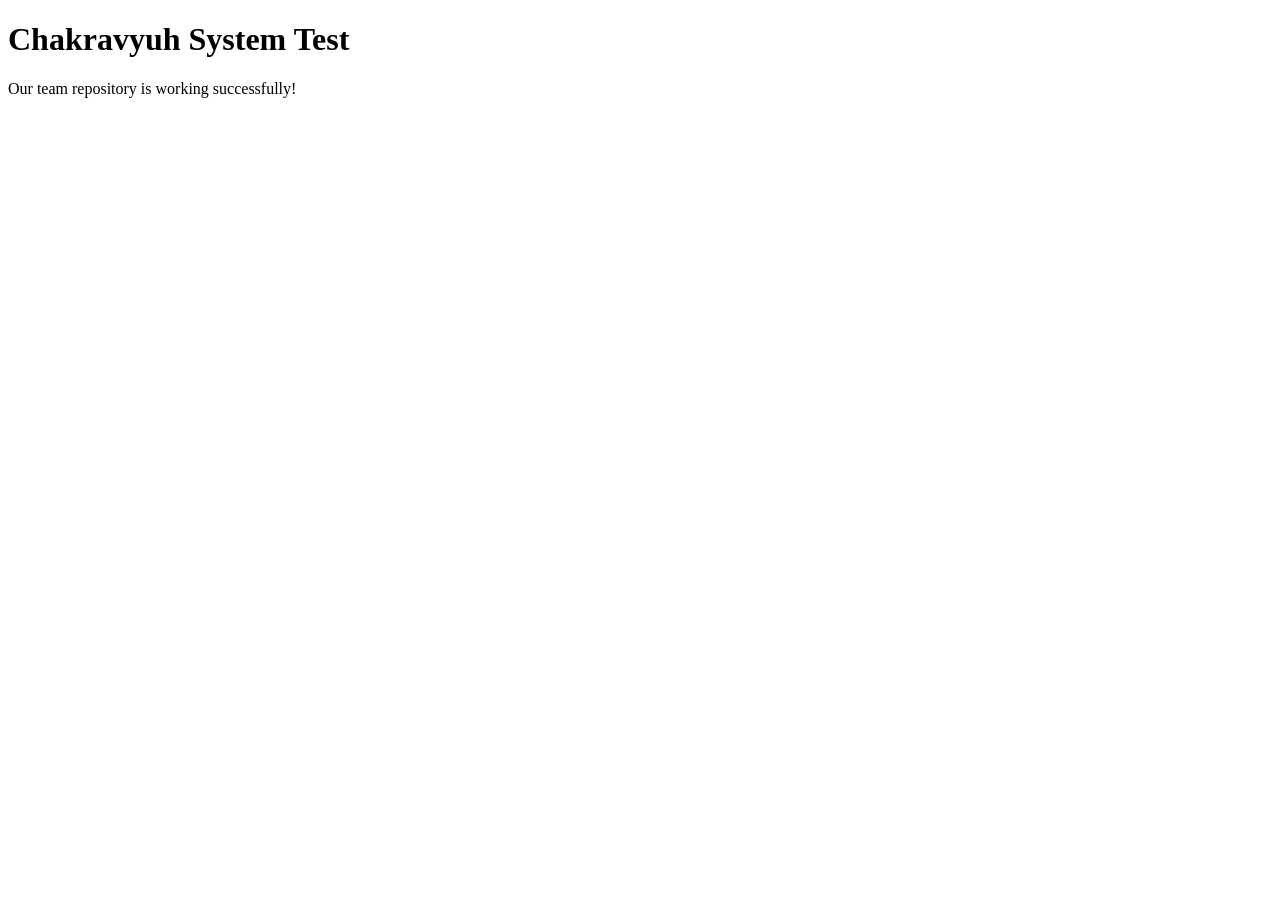
<file: index.html>
<!DOCTYPE html>
<html lang="en">
<head>
    <meta charset="UTF-8">
    <meta name="viewport" content="width=device-width, initial-scale=1.0">
    <title>Chakravyuh System Test</title>
</head>
<body>
    <h1>Chakravyuh System Test</h1>
    <p>Our team repository is working successfully!</p>
</body>
</html>
</file>
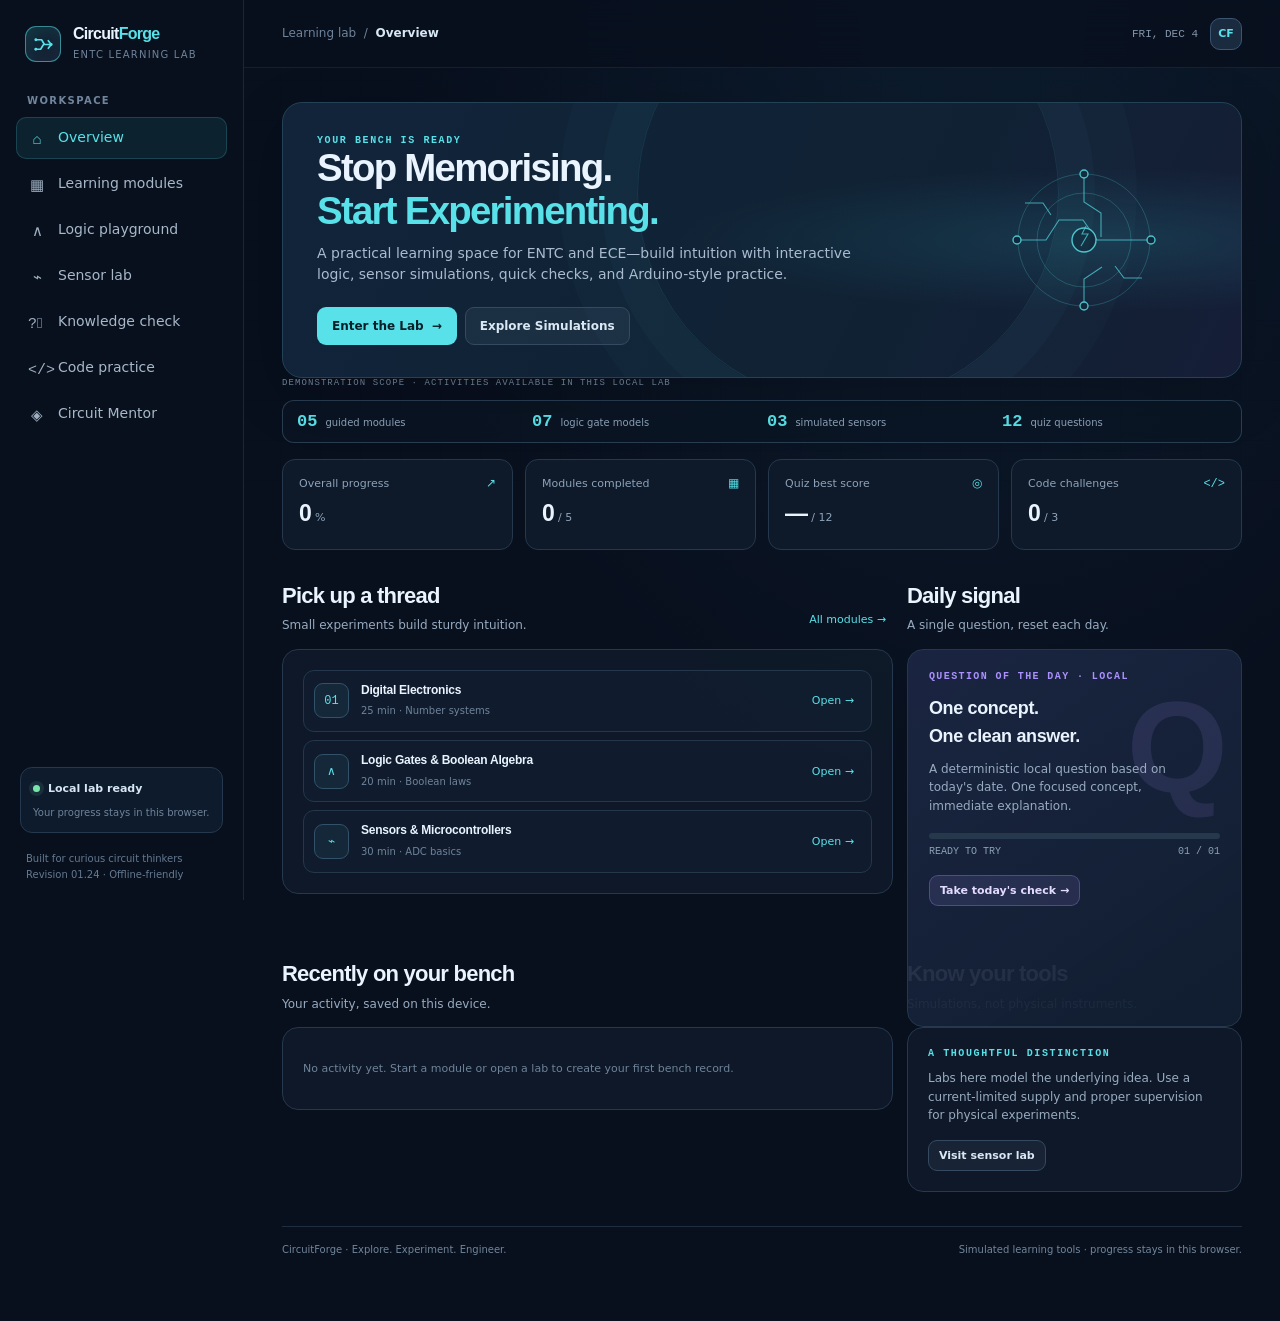
<file: CircuitForge/index.html>
<!DOCTYPE html>
<html lang="en">
<head>
  <meta charset="UTF-8">
  <meta name="viewport" content="width=device-width, initial-scale=1">
  <meta name="theme-color" content="#080f1d">
  <link rel="icon" href="data:image/svg+xml,%3Csvg xmlns='http://www.w3.org/2000/svg' viewBox='0 0 64 64'%3E%3Crect width='64' height='64' rx='14' fill='%23080f1d'/%3E%3Cpath d='M16 20h12l8 12h12M16 44h10l8-12m10-8 8 8-8 8' fill='none' stroke='%2358e1e8' stroke-width='4' stroke-linecap='round' stroke-linejoin='round'/%3E%3C/svg%3E">
  <title>CircuitForge — ENTC Learning Lab</title>
  <link rel="stylesheet" href="style.css">
  
</head>
<body>
  <div class="app">
    <aside class="sidebar" aria-label="Primary navigation">
      <div class="brand">
        <div class="brand-mark" aria-hidden="true"><svg viewBox="0 0 24 24" fill="none"><path d="M4 7h6l3 5h7M4 17h5l3-5M17 8l3 4-3 4" stroke="currentColor" stroke-width="1.7" stroke-linecap="round" stroke-linejoin="round"/><circle cx="4" cy="7" r="1.5" fill="currentColor"/><circle cx="4" cy="17" r="1.5" fill="currentColor"/><circle cx="20" cy="12" r="1.5" fill="currentColor"/></svg></div>
        <div><div class="brand-name">Circuit<span>Forge</span></div><div class="brand-caption">ENTC learning lab</div></div>
      </div>
      <div class="nav-label">Workspace</div>
      <nav class="nav-list" id="navigation">
        <button class="nav-item active" data-view="home"><span class="nav-icon">⌂</span>Overview</button>
        <button class="nav-item" data-view="modules"><span class="nav-icon">▦</span>Learning modules</button>
        <button class="nav-item" data-view="logic"><span class="nav-icon">∧</span>Logic playground</button>
        <button class="nav-item" data-view="sensors"><span class="nav-icon">⌁</span>Sensor lab</button>
        <button class="nav-item" data-view="quiz"><span class="nav-icon">?⃝</span>Knowledge check</button>
        <button class="nav-item" data-view="code"><span class="nav-icon">&lt;/&gt;</span>Code practice</button>
        <button class="nav-item" data-view="mentor"><span class="nav-icon">◈</span>Circuit Mentor</button>
      </nav>
      <div class="side-bottom">
        <div class="workspace-tag"><div class="tag-row"><span class="live-dot"></span>Local lab ready</div><p>Your progress stays in this browser.</p></div>
        <div class="sidebar-foot">Built for curious circuit thinkers<br>Revision 01.24 · Offline-friendly</div>
      </div>
    </aside>
    <main class="main">
      <header class="topbar">
        <div class="mobile-brand"><div class="brand-mark" aria-hidden="true">⌁</div><span>CircuitForge</span></div>
        <div class="breadcrumb"><span>Learning lab</span> &nbsp;/&nbsp; <strong id="crumb">Overview</strong></div>
        <div class="top-actions"><span class="today" id="date-display"></span><button class="avatar" id="open-settings" aria-label="Open local preferences">CF</button></div>
      </header>
      <div class="content">
        <section class="view active" id="view-home" aria-labelledby="home-title">
          <div class="hero">
            <div class="hero-copy">
              <div class="eyebrow">Your bench is ready</div>
              <h1 id="home-title">Stop Memorising.<br><em>Start Experimenting.</em></h1>
              <p>A practical learning space for ENTC and ECE—build intuition with interactive logic, sensor simulations, quick checks, and Arduino-style practice.</p>
              <div class="toolbar"><button class="button primary" data-go="modules">Enter the Lab <span aria-hidden="true">→</span></button><button class="button secondary" data-go="logic">Explore Simulations</button></div>
            </div>
            <div class="hero-art" aria-hidden="true">
              <svg viewBox="0 0 180 180"><circle class="ring" cx="90" cy="90" r="66"/><circle class="ring" cx="90" cy="90" r="47"/><path class="trace" d="M23 90h29l13-20h24l14 20h54M90 24v28l17 11v24M90 156v-27l18-12M31 53h18l8 12M148 128h-18l-9-12"/><circle class="node" cx="23" cy="90" r="4"/><circle class="node" cx="157" cy="90" r="4"/><circle class="node" cx="90" cy="24" r="4"/><circle class="node" cx="90" cy="156" r="4"/><circle class="node" cx="90" cy="90" r="12"/><path class="trace" d="M87 96l7-12h-6l4-8"/></svg>
            </div>
          </div>
          <div class="scope-label">Demonstration scope · activities available in this local lab</div>
          <div class="scope-strip" aria-label="Available learning activities">
            <div class="scope-item"><strong>05</strong><span>guided modules</span></div>
            <div class="scope-item"><strong>07</strong><span>logic gate models</span></div>
            <div class="scope-item"><strong>03</strong><span>simulated sensors</span></div>
            <div class="scope-item"><strong>12</strong><span>quiz questions</span></div>
          </div>
          <div class="metrics" aria-label="Learning progress">
            <div class="metric"><div class="metric-label">Overall progress <span class="metric-icon">↗</span></div><div class="metric-value" id="stat-progress">0<small>%</small></div></div>
            <div class="metric"><div class="metric-label">Modules completed <span class="metric-icon">▦</span></div><div class="metric-value" id="stat-modules">0<small>/ 5</small></div></div>
            <div class="metric"><div class="metric-label">Quiz best score <span class="metric-icon">◎</span></div><div class="metric-value" id="stat-score">—<small>/ 12</small></div></div>
            <div class="metric"><div class="metric-label">Code challenges <span class="metric-icon">&lt;/&gt;</span></div><div class="metric-value" id="stat-code">0<small>/ 3</small></div></div>
          </div>
          <div class="dashboard-grid">
            <div>
              <div class="section-head"><div><h2>Pick up a thread</h2><p>Small experiments build sturdy intuition.</p></div><button class="text-action" data-go="modules">All modules →</button></div>
              <div class="panel panel-pad"><div class="modules-mini" id="home-modules"></div></div>
            </div>
            <div>
              <div class="section-head"><div><h2>Daily signal</h2><p>A single question, reset each day.</p></div></div>
              <div class="panel daily-card">
                <div class="daily-label">Question of the day · local</div>
                <h3>One concept.<br>One clean answer.</h3>
                <p id="daily-copy">Check your circuit intuition with a deterministic daily prompt.</p>
                <div class="progress-track"><div class="progress-fill" id="daily-fill"></div></div>
                <div class="progress-caption"><span id="daily-state">READY TO TRY</span><span>01 / 01</span></div>
                <button class="button violet small" id="daily-start">Take today's check <span aria-hidden="true">→</span></button>
              </div>
            </div>
          </div>
          <div class="dashboard-grid">
            <div><div class="section-head"><div><h2>Recently on your bench</h2><p>Your activity, saved on this device.</p></div></div><div class="panel panel-pad"><div class="recent-list" id="recent-list"></div></div></div>
            <div><div class="section-head"><div><h2>Know your tools</h2><p>Simulations, not physical instruments.</p></div></div><div class="panel panel-pad"><div class="eyebrow">A thoughtful distinction</div><p style="font-size:12px;color:var(--muted);margin:10px 0 15px">Labs here model the underlying idea. Use a current-limited supply and proper supervision for physical experiments.</p><button class="button secondary small" data-go="sensors">Visit sensor lab</button></div></div>
          </div>
        </section>

        <section class="view" id="view-modules" aria-labelledby="modules-title">
          <div class="page-heading"><div><div class="eyebrow">The learning path</div><h1 id="modules-title">Five connected disciplines.</h1><p class="subhead">Move from signal-level fundamentals to systems that sense, communicate, and process the world.</p></div><button class="button secondary" data-go="quiz">Check your understanding →</button></div>
          <div class="module-grid" id="module-grid"></div>
        </section>

        <section class="view" id="view-logic" aria-labelledby="logic-title">
          <div class="page-heading"><div><div class="eyebrow">Interactive bench · 01</div><h1 id="logic-title">Logic gate playground</h1><p class="subhead">Change the input levels and watch the Boolean result propagate. Logic 1 represents HIGH; logic 0 represents LOW.</p></div><button class="button secondary" data-go="modules">Related: Logic &amp; Boolean algebra</button></div>
          <div class="lab-layout">
            <div class="panel control-panel">
              <div class="control-head"><div><div class="eyebrow">Gate configuration</div><h2 style="margin:3px 0 0">Truth, made visible</h2></div><div class="toolbar"><label for="gate-select" class="switch-label">GATE</label><select id="gate-select" class="select-control" aria-label="Select logic gate"><option>AND</option><option>OR</option><option>NOT</option><option>NAND</option><option>NOR</option><option>XOR</option><option>XNOR</option></select></div></div>
              <div class="toolbar" style="justify-content:flex-start;margin:0 0 15px">
                <div class="switch-row"><span class="switch-label">A</span><button class="toggle" id="input-a" role="switch" aria-checked="false" aria-label="Input A, currently low"></button><span class="switch-label" id="a-readout">LOW · 0</span></div>
                <div class="switch-row" id="input-b-group"><span class="switch-label">B</span><button class="toggle" id="input-b" role="switch" aria-checked="false" aria-label="Input B, currently low"></button><span class="switch-label" id="b-readout">LOW · 0</span></div>
                <button class="button quiet small" id="logic-reset">Reset inputs</button>
              </div>
              <div class="logic-canvas">
                <svg class="gate-svg" viewBox="0 0 540 220" role="img" aria-labelledby="gate-svg-title gate-svg-desc">
                  <title id="gate-svg-title">Logic gate circuit visualization</title><desc id="gate-svg-desc">Two input wires pass through a logic gate to a status indicator.</desc>
                  <text x="19" y="82">A</text><text id="svg-b-label" x="19" y="153">B</text>
                  <line id="wire-a" class="wire off" x1="45" y1="78" x2="185" y2="78"/><line id="wire-b" class="wire off" x1="45" y1="144" x2="185" y2="144"/>
                  <path id="gate-shape" class="gate-shape" d="M185 55 H238 Q305 55 305 111 Q305 167 238 167 H185 Z"/>
                  <circle id="inversion-bubble" cx="316" cy="111" r="8" class="gate-shape" style="display:none"/>
                  <text id="svg-gate-name" x="228" y="116">AND</text>
                  <line id="wire-out" class="wire off" x1="305" y1="111" x2="474" y2="111"/>
                  <circle id="output-light" class="output-light" cx="495" cy="111" r="10"/>
                  <text x="467" y="145">OUT</text><text id="svg-out-value" x="325" y="101">0</text>
                </svg>
              </div>
              <div class="gate-readout"><span>OUTPUT <strong id="logic-output">LOW · 0</strong></span><span id="logic-expression">Y = A · B</span></div>
              <div class="truth-wrap"><table class="truth-table" aria-label="Complete truth table for selected gate"><thead><tr><th>Input A</th><th id="truth-b-head">Input B</th><th>Output Y</th></tr></thead><tbody id="truth-body"></tbody></table></div>
            </div>
            <aside class="explain-box"><h3><span class="bulb">◎</span><span id="gate-explain-title">AND gate</span></h3><p id="gate-explain"></p><p style="margin-top:12px;color:#8c9db4">Try every input combination and compare the live state to the truth table below.</p><button class="button secondary small" style="margin-top:14px" data-complete-module="logic">Mark this module complete</button></aside>
          </div>
        </section>

        <section class="view" id="view-sensors" aria-labelledby="sensors-title">
          <div class="page-heading"><div><div class="eyebrow">Interactive bench · 02</div><h1 id="sensors-title">Sensor &amp; MCU simulator</h1><p class="subhead">Move the environment, observe the readings, and see how simple firmware can respond. All values below are simulated.</p></div><button class="button secondary" data-go="modules">Related: Sensors &amp; microcontrollers</button></div>
          <div class="sensor-grid">
            <div class="sensor-stack">
              <div class="panel sensor-card">
                <div class="sensor-title"><h3>Ambient temperature</h3><span class="sensor-value" id="temp-value">24.0 °C</span></div><p>Simulated analog sensor · normal 18–32 °C</p><input type="range" id="temp-slider" min="-10" max="60" value="24" aria-label="Simulated temperature in degrees Celsius"><div class="range-labels"><span>−10 °C</span><span>60 °C</span></div><div class="sensor-gauge"><span id="temp-gauge"></span></div><span class="status" id="temp-status">WITHIN RANGE</span>
              </div>
              <div class="panel sensor-card">
                <div class="sensor-title"><h3>Distance to object</h3><span class="sensor-value" id="distance-value">42 cm</span></div><p>Simulated ultrasonic echo · near-object threshold 20 cm</p><input type="range" id="distance-slider" min="2" max="200" value="42" aria-label="Simulated distance in centimeters"><div class="range-labels"><span>2 cm</span><span>200 cm</span></div><div class="sensor-gauge"><span id="distance-gauge"></span></div><span class="status" id="distance-status">CLEAR</span>
              </div>
              <div class="panel sensor-card">
                <div class="sensor-title"><h3>Light level</h3><span class="sensor-value" id="light-value">68 %</span></div><p>Simulated photoresistor · dark threshold below 25%</p><input type="range" id="light-slider" min="0" max="100" value="68" aria-label="Simulated light level as a percentage"><div class="range-labels"><span>0% dark</span><span>100% bright</span></div><div class="sensor-gauge"><span id="light-gauge"></span></div><span class="status" id="light-status">BRIGHT</span>
              </div>
              <div class="toolbar"><button class="button secondary small" id="sensor-reset">Reset simulated environment</button><span class="switch-label">SIMULATION ONLY · NO HARDWARE CONNECTED</span></div>
            </div>
            <div class="sensor-stack">
              <div class="panel monitor"><div class="control-head"><div><div class="eyebrow">Serial monitor · simulated</div><h2 style="font-size:17px;margin:3px 0 0">MCU telemetry</h2></div><span class="status">RUNNING</span></div><div class="monitor-screen" id="monitor-screen" aria-live="polite"></div></div>
              <div class="panel panel-pad"><div class="control-head"><div><div class="eyebrow">Environment history</div><h2 style="font-size:17px;margin:3px 0 0">Event log</h2></div><button class="button quiet small" id="clear-events">Clear</button></div><div class="event-list" id="event-list" aria-live="polite"></div></div>
            </div>
          </div>
        </section>

        <section class="view" id="view-quiz" aria-labelledby="quiz-title">
          <div class="page-heading"><div><div class="eyebrow">Knowledge check</div><h1 id="quiz-title">Retrieve. Reason. Repeat.</h1><p class="subhead">Twelve concise questions across core ENTC ideas. Choose once, read the explanation, then continue.</p></div><div class="toolbar"><button class="button secondary small" id="quiz-daily-mode">Today's question</button><button class="button quiet small" id="quiz-restart-top">Restart quiz</button></div></div>
          <div class="quiz-layout">
            <div class="panel quiz-card" id="quiz-main"></div>
            <aside class="panel quiz-side"><div><div class="eyebrow">Current run</div><div class="metric-value" id="quiz-score">0<small> pts</small></div><p id="quiz-side-copy">Answer correctly to earn one point. Best run is saved locally.</p></div><div class="progress-track" aria-label="Quiz progress"><div class="progress-fill" id="quiz-progress"></div></div></aside>
          </div>
        </section>

        <section class="view" id="view-code" aria-labelledby="code-title">
          <div class="page-heading"><div><div class="eyebrow">Guided code practice</div><h1 id="code-title">Firmware starts with a pattern.</h1><p class="subhead">Edit the sketch, inspect the hint, then run a local pattern check. This is not a compiler and does not connect to a board.</p></div></div>
          <div class="code-layout">
            <div class="panel code-editor-card"><div class="editor-head"><div><div class="eyebrow">Arduino-style sketch</div><h3 id="challenge-editor-title">LED blink</h3></div><div class="editor-lights" aria-hidden="true"><i></i><i></i><i></i></div></div><label for="code-editor" class="switch-label" style="position:absolute;left:-9999px">Editable code for selected challenge</label><textarea id="code-editor" class="code-editor" spellcheck="false" autocapitalize="off"></textarea><div class="editor-footer"><span class="editor-note">Local validation · pattern based · not compiled</span><div class="toolbar"><button class="button secondary small" id="code-reset">Restore starter</button><button class="button primary small" id="code-check">Check my sketch →</button></div></div></div>
            <aside>
              <div class="panel panel-pad"><div class="eyebrow">Three guided challenges</div><h2 style="font-size:18px;margin:5px 0 13px">Choose a task</h2><div class="challenge-list" id="challenge-list"></div><div class="hint-box"><strong style="color:#d5caff">Hint</strong><br><span id="challenge-hint"></span></div><div class="feedback-console" id="code-feedback" aria-live="polite">Select a challenge, then modify the sketch or inspect the starter.</div><button class="button quiet small" id="show-solution" style="margin-top:8px">Show solution &amp; explanation</button><div class="hint-box" id="solution-box" hidden></div></div>
            </aside>
          </div>
        </section>

        <section class="view" id="view-mentor" aria-labelledby="mentor-title">
          <div class="page-heading"><div><div class="eyebrow">Local study companion</div><h1 id="mentor-title">Ask Circuit Mentor.</h1><p class="subhead">A small, transparent rules-based guide for the topics in this lab. No network call, generative model, or account is involved.</p></div></div>
          <div class="mentor-layout">
            <div class="panel chat-panel">
              <div class="chat-head"><div class="chat-title"><div class="mentor-avatar">CF</div><div><h3>Circuit Mentor</h3><small>Topic-matched answers · running locally</small></div></div><button class="button quiet small" id="clear-chat">Clear chat</button></div>
              <div class="chat-messages" id="chat-messages" role="log" aria-live="polite" aria-relevant="additions"></div>
              <div class="suggestion-row" id="mentor-suggestions"><button class="suggestion">Explain XOR gates with examples.</button><button class="suggestion">What is PWM?</button><button class="suggestion">How does an ultrasonic sensor work?</button><button class="suggestion">Explain the difference between analog and digital signals.</button></div>
              <form class="chat-form" id="chat-form"><label for="chat-input" class="switch-label" style="position:absolute;left:-9999px">Ask Circuit Mentor a question</label><input id="chat-input" type="text" autocomplete="off" maxlength="240" placeholder="Ask about gates, sensors, signals, or Arduino..." required><button class="button primary" type="submit">Ask <span aria-hidden="true">↑</span></button></form>
            </div>
            <aside class="panel mentor-note"><span class="local-badge">RULES-BASED · LOCAL</span><h2 style="font-size:18px">A bounded guide</h2><p>Answers are curated for core concepts. It is useful for quick reminders, not a replacement for a datasheet, lab safety guidance, or your instructor.</p><ul><li>Recognizes common topic keywords and phrasing.</li><li>Offers an honest fallback when a topic is unsupported.</li><li>Conversation stays in this page; clear it any time.</li></ul><button class="button secondary small" data-go="modules">Browse the topic map</button></aside>
          </div>
        </section>

        <section class="view" id="view-settings" aria-labelledby="settings-title">
          <div class="page-heading"><div><div class="eyebrow">Your workspace</div><h1 id="settings-title">Local preferences</h1><p class="subhead">CircuitForge has no account or server sync. Your learning record is stored only in this browser.</p></div></div>
          <div class="panel settings-panel"><div class="setting-row"><div><strong>Learning record</strong><p>Completed modules, quiz attempts and challenge milestones saved on this device.</p></div><span class="badge">LOCAL STORAGE</span></div><div class="setting-row"><div><strong>Reset learning progress</strong><p>Clear every saved milestone and recent activity. This cannot be undone.</p></div><button class="button secondary" id="reset-progress">Reset progress</button></div><div class="setting-row"><div><strong>Simulation safety</strong><p>Logic and sensors are visual models. No external hardware is controlled.</p></div><span class="status">SIMULATED</span></div></div>
        </section>
        <footer class="app-footer"><span>CircuitForge · Explore. Experiment. Engineer.</span><span>Simulated learning tools · progress stays in this browser.</span></footer>
      </div>
    </main>
    <div class="toast" id="toast" role="status" aria-live="polite"></div>
  </div>
  <dialog class="module-dialog" id="module-dialog" aria-labelledby="module-dialog-title">
    <div class="lesson-inner">
      <div id="module-dialog-content"></div>
    </div>
  </dialog>
  <script src="script.js"></script>
</body>
</html>
</file>
<file: CircuitForge/style.css>
:root {
      color-scheme: dark;
      --ink: #eaf4ff;
      --muted: #98abc0;
      --dim: #6f839a;
      --base: #080f1d;
      --panel: #101c2c;
      --panel-2: #142337;
      --line: #26384d;
      --cyan: #58e1e8;
      --cyan-deep: #1da8b7;
      --violet: #ab91ff;
      --green: #76e6ad;
      --amber: #ffd078;
      --red: #ff828f;
      --display: "Avenir Next", "Segoe UI", sans-serif;
      --body: "Segoe UI", system-ui, sans-serif;
      --mono: "SFMono-Regular", Consolas, "Liberation Mono", monospace;
      --radius: 16px;
    }
    * { box-sizing: border-box; }
    html { scroll-behavior: smooth; }
    body {
      margin: 0;
      min-height: 100vh;
      background:
        radial-gradient(ellipse at 76% 0%, rgba(34, 92, 127, .17), transparent 37rem),
        var(--base);
      color: var(--ink);
      font-family: var(--body);
      font-size: 14px;
      line-height: 1.55;
    }
    body::before {
      content: "";
      position: fixed;
      inset: 0;
      z-index: -1;
      pointer-events: none;
      opacity: .2;
      background-image: linear-gradient(rgba(87, 153, 185, .055) 1px, transparent 1px), linear-gradient(90deg, rgba(87, 153, 185, .055) 1px, transparent 1px);
      background-size: 40px 40px;
      mask-image: linear-gradient(to bottom, black, transparent 80%);
    }
    button, input, textarea { font: inherit; }
    button { color: inherit; }
    button:focus-visible, input:focus-visible, textarea:focus-visible, a:focus-visible {
      outline: 2px solid var(--cyan);
      outline-offset: 3px;
    }
    button:disabled { opacity: .5; cursor: not-allowed; }
    .app { min-height: 100vh; }
    .sidebar {
      width: 244px;
      position: fixed;
      inset: 0 auto 0 0;
      z-index: 10;
      display: flex;
      flex-direction: column;
      padding: 24px 16px 18px;
      background: rgba(9, 17, 30, .94);
      border-right: 1px solid rgba(105, 153, 184, .17);
      backdrop-filter: blur(18px);
    }
    .brand { display: flex; gap: 12px; align-items: center; padding: 2px 9px 30px; }
    .brand-mark {
      width: 36px; height: 36px; display: grid; place-items: center;
      border: 1px solid rgba(88, 225, 232, .55); border-radius: 11px;
      color: var(--cyan); background: linear-gradient(145deg, rgba(65, 211, 222, .16), rgba(171, 145, 255, .08));
      box-shadow: inset 0 0 18px rgba(88, 225, 232, .07);
    }
    .brand-mark svg { width: 23px; }
    .brand-name { font: 800 16px/1 var(--display); letter-spacing: -.045em; }
    .brand-name span { color: var(--cyan); }
    .brand-caption { color: var(--dim); font-size: 10px; letter-spacing: .12em; text-transform: uppercase; margin-top: 5px; }
    .nav-label { padding: 0 11px; margin: 0 0 9px; color: #71859c; font-size: 10px; font-weight: 700; letter-spacing: .14em; text-transform: uppercase; }
    .nav-list { display: grid; gap: 4px; }
    .nav-item {
      width: 100%; border: 1px solid transparent; background: transparent; border-radius: 10px;
      min-height: 42px; text-align: left; display: flex; align-items: center; gap: 12px;
      color: #a7b8c9; padding: 9px 11px; cursor: pointer; transition: background .18s ease, color .18s ease, border-color .18s ease;
    }
    .nav-item:hover { background: rgba(99, 156, 182, .09); color: var(--ink); }
    .nav-item.active { color: var(--cyan); background: rgba(59, 184, 199, .11); border-color: rgba(88, 225, 232, .18); }
    .nav-icon { width: 18px; height: 18px; display: grid; place-items: center; font-family: var(--mono); font-size: 15px; opacity: .95; }
    .side-bottom { margin-top: auto; }
    .workspace-tag { border: 1px solid var(--line); border-radius: 12px; padding: 12px; margin: 14px 4px 18px; background: rgba(20, 35, 55, .58); }
    .tag-row { display: flex; align-items: center; gap: 8px; color: #d7e7f4; font-size: 11px; font-weight: 600; }
    .live-dot { width: 7px; height: 7px; background: var(--green); border-radius: 50%; box-shadow: 0 0 0 4px rgba(118, 230, 173, .1); }
    .workspace-tag p { margin: 7px 0 0; font-size: 10px; color: var(--dim); }
    .sidebar-foot { padding: 0 10px; color: #647991; font-size: 10px; }
    .main { margin-left: 244px; min-width: 0; }
    .topbar {
      position: sticky; top: 0; z-index: 8; height: 68px; padding: 0 38px;
      display: flex; align-items: center; justify-content: space-between;
      background: rgba(8, 15, 29, .8); border-bottom: 1px solid rgba(105, 153, 184, .12);
      backdrop-filter: blur(16px);
    }
    .breadcrumb { color: var(--dim); font-size: 12px; }
    .breadcrumb strong { color: #d7e7f4; font-weight: 600; }
    .top-actions { display: flex; align-items: center; gap: 12px; }
    .today { color: #8497ac; font: 11px var(--mono); }
    .avatar { width: 32px; height: 32px; border-radius: 10px; border: 1px solid #3c5571; background: #1a2b40; color: var(--cyan); display: grid; place-items: center; font-size: 11px; font-weight: 700; }
    .mobile-brand { display: none; }
    .content { max-width: 1420px; margin: auto; padding: 34px 38px 64px; }
    .view { display: none; animation: view-in .3s ease both; }
    .view.active { display: block; }
    @keyframes view-in { from { opacity: 0; transform: translateY(6px); } to { opacity: 1; transform: translateY(0); } }
    .eyebrow { color: var(--cyan); text-transform: uppercase; letter-spacing: .16em; font: 700 10px var(--mono); }
    h1, h2, h3, p { margin-top: 0; }
    h1, h2, h3 { font-family: var(--display); }
    h1 { margin-bottom: 10px; font-size: clamp(28px, 3vw, 40px); line-height: 1.13; letter-spacing: -.045em; }
    h2 { font-size: 22px; letter-spacing: -.035em; margin-bottom: 6px; }
    h3 { font-size: 15px; letter-spacing: -.02em; margin-bottom: 7px; }
    .subhead { color: var(--muted); max-width: 640px; margin-bottom: 0; }
    .page-heading { display: flex; align-items: flex-end; justify-content: space-between; gap: 20px; margin-bottom: 24px; }
    .hero {
      overflow: hidden; position: relative; border: 1px solid #234255; border-radius: 20px;
      padding: 32px 34px; min-height: 238px; display: flex; align-items: center;
      background:
        radial-gradient(ellipse at 86% 50%, rgba(49, 173, 194, .17), transparent 37%),
        linear-gradient(116deg, #11243a 0%, #102234 55%, #151e36 100%);
      box-shadow: 0 18px 60px rgba(0, 0, 0, .16);
    }
    .hero::after { content: ""; position: absolute; right: 19%; top: -44%; width: 420px; height: 420px; border: 1px solid rgba(88, 225, 232, .1); border-radius: 50%; box-shadow: 0 0 0 36px rgba(88,225,232,.025), 0 0 0 78px rgba(88,225,232,.018); pointer-events: none; }
    .hero-copy { position: relative; z-index: 1; max-width: 630px; }
    .hero h1 { max-width: 570px; }
    .hero h1 em { color: var(--cyan); font-style: normal; }
    .hero p { color: #aabbd0; max-width: 560px; margin-bottom: 21px; }
    .hero-art { position: absolute; right: 7%; width: 180px; height: 180px; color: rgba(88, 225, 232, .82); opacity: .83; }
    .hero-art svg { width: 100%; height: 100%; overflow: visible; }
    .hero-art .ring { fill: none; stroke: currentColor; stroke-width: .7; opacity: .48; }
    .hero-art .trace { fill: none; stroke: currentColor; stroke-width: 1.1; }
    .hero-art .node { fill: #0f2638; stroke: var(--cyan); stroke-width: 1.4; }
    .scope-strip { display: grid; grid-template-columns: repeat(4, minmax(0, 1fr)); gap: 10px; margin: 12px 0 16px; padding: 11px 14px; border: 1px solid rgba(54,78,101,.72); border-radius: 12px; background: rgba(12,24,39,.6); }
    .scope-item { display: flex; align-items: baseline; gap: 8px; min-width: 0; }
    .scope-item strong { color: var(--cyan); font: 700 17px var(--mono); }
    .scope-item span { color: #8ea3b9; font-size: 10px; }
    .scope-label { color: #73889d; font: 9px var(--mono); letter-spacing: .12em; text-transform: uppercase; margin-bottom: 7px; }
    .button {
      min-height: 38px; display: inline-flex; align-items: center; justify-content: center; gap: 8px;
      border-radius: 9px; border: 1px solid transparent; padding: 8px 14px; cursor: pointer;
      font-size: 12px; font-weight: 700; transition: transform .16s ease, background .16s ease, border-color .16s ease;
      text-decoration: none;
    }
    .button:hover:not(:disabled) { transform: translateY(-1px); }
    .button.primary { background: var(--cyan); color: #06202a; }
    .button.primary:hover { background: #8af3f1; }
    .button.secondary { color: #d9e8f4; background: rgba(164, 195, 221, .07); border-color: #354a60; }
    .button.secondary:hover { border-color: #617993; background: rgba(164, 195, 221, .12); }
    .button.quiet { color: var(--muted); background: transparent; border-color: transparent; padding-inline: 8px; }
    .button.violet { color: #e3dcff; background: rgba(171, 145, 255, .12); border-color: rgba(171, 145, 255, .3); }
    .button.small { min-height: 31px; padding: 5px 10px; font-size: 11px; }
    .section-head { display: flex; justify-content: space-between; align-items: end; gap: 16px; margin: 29px 0 14px; }
    .section-head p { color: var(--muted); margin: 0; font-size: 12px; }
    .section-head h2 { margin-bottom: 3px; }
    .metrics { display: grid; grid-template-columns: repeat(4, minmax(0, 1fr)); gap: 12px; margin-top: 15px; }
    .metric { border: 1px solid var(--line); border-radius: 13px; background: rgba(16, 28, 44, .85); padding: 15px 16px; min-height: 91px; }
    .metric-label { display: flex; align-items: center; justify-content: space-between; color: #8ea3b9; font-size: 11px; }
    .metric-icon { color: var(--cyan); font: 12px var(--mono); }
    .metric-value { font: 700 23px/1.1 var(--display); margin-top: 9px; letter-spacing: -.035em; }
    .metric-value small { color: #8fa5bb; font: 500 11px var(--body); margin-left: 4px; letter-spacing: 0; }
    .dashboard-grid { display: grid; grid-template-columns: minmax(0, 1.55fr) minmax(250px, .85fr); gap: 14px; }
    .panel { background: rgba(15, 27, 43, .88); border: 1px solid var(--line); border-radius: var(--radius); }
    .panel-pad { padding: 20px; }
    .modules-mini { display: grid; gap: 8px; }
    .module-row { display: grid; grid-template-columns: 36px 1fr auto; gap: 11px; align-items: center; border: 1px solid #24374b; background: rgba(20, 35, 55, .48); border-radius: 11px; padding: 10px; }
    .module-glyph { width: 35px; height: 35px; display: grid; place-items: center; color: var(--cyan); border: 1px solid #315269; border-radius: 9px; background: rgba(88,225,232,.06); font: 12px var(--mono); }
    .module-row h3 { margin: 0; font-size: 12px; }
    .module-row small { color: var(--dim); font-size: 10px; }
    .text-action { cursor: pointer; border: 0; background: none; color: var(--cyan); font-size: 11px; padding: 7px; }
    .daily-card { position: relative; min-height: 100%; padding: 21px; overflow: hidden; background: linear-gradient(145deg, rgba(29, 39, 69, .9), rgba(17, 31, 49, .95)); }
    .daily-card::after { content: "Q"; position: absolute; right: 13px; top: 32px; color: rgba(171,145,255,.12); font: 900 130px/1 var(--display); }
    .daily-card > * { position: relative; z-index: 1; }
    .daily-label { color: var(--violet); font: 700 10px var(--mono); text-transform: uppercase; letter-spacing: .14em; }
    .daily-card h3 { font-size: 18px; margin: 13px 0 9px; }
    .daily-card p { color: var(--muted); font-size: 12px; margin-bottom: 18px; max-width: 250px; }
    .progress-track { height: 6px; border-radius: 10px; background: #26384b; overflow: hidden; }
    .progress-fill { height: 100%; width: 0; background: linear-gradient(90deg, var(--cyan-deep), var(--cyan)); border-radius: inherit; transition: width .3s ease; }
    .progress-caption { display: flex; justify-content: space-between; color: #8ca1b7; font: 10px var(--mono); margin: 7px 0 18px; }
    .recent-list { display: grid; gap: 2px; }
    .recent-item { display: flex; align-items: center; justify-content: space-between; gap: 12px; padding: 10px 0; border-bottom: 1px solid rgba(61, 83, 106, .45); color: #d1dfec; font-size: 11px; }
    .recent-item:last-child { border: 0; }
    .recent-item span:last-child { color: var(--dim); font: 10px var(--mono); }
    .module-grid { display: grid; grid-template-columns: repeat(2, minmax(0, 1fr)); gap: 13px; }
    .module-card { padding: 18px; position: relative; overflow: hidden; }
    .module-card::before { content: ""; position: absolute; right: -38px; top: -55px; width: 135px; height: 135px; border: 1px solid rgba(88,225,232,.1); border-radius: 50%; box-shadow: 0 0 0 17px rgba(88,225,232,.025); }
    .module-card-top { display: flex; align-items: flex-start; justify-content: space-between; gap: 12px; }
    .module-card .module-glyph { width: 42px; height: 42px; font-size: 13px; margin-bottom: 15px; }
    .module-card p { color: var(--muted); font-size: 12px; min-height: 39px; max-width: 520px; }
    .module-topics { display: flex; flex-wrap: wrap; gap: 6px; margin: 13px 0 17px; }
    .topic-tag { color: #a9bfd1; border: 1px solid #2b4054; border-radius: 20px; padding: 3px 8px; font-size: 10px; }
    .badge { padding: 4px 8px; border-radius: 30px; color: #9eb4c8; background: #1a2b3e; font: 10px var(--mono); white-space: nowrap; }
    .badge.done { color: var(--green); background: rgba(118,230,173,.09); }
    .toolbar { display: flex; gap: 8px; align-items: center; flex-wrap: wrap; }
    .module-dialog { width: min(760px, calc(100vw - 28px)); max-width: none; max-height: min(88dvh, 820px); padding: 0; overflow: auto; color: var(--ink); background: #0d1928; border: 1px solid #38546b; border-radius: 18px; box-shadow: 0 28px 90px rgba(0,0,0,.55); }
    .module-dialog::backdrop { background: rgba(3,8,15,.78); backdrop-filter: blur(5px); }
    .lesson-inner { padding: clamp(18px, 4vw, 30px); }
    .lesson-header { display: flex; justify-content: space-between; align-items: flex-start; gap: 16px; margin-bottom: 20px; }
    .lesson-header h2 { font-size: clamp(22px, 3vw, 30px); margin: 5px 0 6px; }
    .lesson-header p, .lesson-copy { color: var(--muted); font-size: 13px; }
    .lesson-section { padding: 16px 0; border-top: 1px solid rgba(61,83,106,.55); }
    .lesson-section h3 { color: #e0edf7; font-size: 14px; margin-bottom: 8px; }
    .lesson-section p { color: #aabbd0; font-size: 12px; margin: 0; }
    .lesson-objectives { padding-left: 20px; margin: 0; color: #aabbd0; font-size: 12px; display: grid; gap: 6px; }
    .lesson-example { border: 1px solid rgba(88,225,232,.2); background: rgba(88,225,232,.055); padding: 14px; border-radius: 11px; }
    .lesson-example strong { display: block; color: var(--cyan); font-size: 11px; margin-bottom: 5px; }
    .lesson-activity { background: rgba(171,145,255,.06); border: 1px solid rgba(171,145,255,.2); border-radius: 12px; padding: 16px; }
    .lesson-activity h3 { margin-bottom: 12px; }
    .lesson-answers { display: grid; gap: 7px; }
    .lesson-answer { text-align: left; width: 100%; border: 1px solid #344a60; border-radius: 9px; background: #132238; color: #d5e2ed; padding: 10px 12px; cursor: pointer; }
    .lesson-answer:hover:not(:disabled) { border-color: var(--violet); }
    .lesson-answer.correct { border-color: #4bba8a; background: rgba(46,134,100,.14); }
    .lesson-answer.wrong { border-color: #db7480; background: rgba(154,55,72,.12); }
    .lesson-feedback { color: #c8d7e5; font-size: 11px; margin: 10px 0 0; min-height: 18px; }
    .lesson-footer { display: flex; justify-content: space-between; align-items: center; gap: 12px; padding-top: 17px; border-top: 1px solid rgba(61,83,106,.55); }
    .lab-layout { display: grid; grid-template-columns: minmax(0, 1.4fr) minmax(270px, .8fr); gap: 14px; }
    .control-panel { padding: 20px; }
    .control-head { display: flex; align-items: center; justify-content: space-between; gap: 12px; margin-bottom: 19px; }
    .select-control { color: #d9e8f4; background: #132337; border: 1px solid #38516a; border-radius: 8px; padding: 8px 30px 8px 10px; max-width: 100%; }
    .switch-row { display: flex; align-items: center; gap: 9px; }
    .switch-label { color: #93a8bc; font: 11px var(--mono); }
    .toggle { position: relative; width: 45px; height: 25px; border: 1px solid #40566e; border-radius: 20px; background: #1a2a3d; padding: 3px; cursor: pointer; transition: background .2s ease; }
    .toggle::after { content: ""; display: block; width: 17px; height: 17px; border-radius: 50%; background: #91a5ba; transition: transform .2s ease, background .2s ease; }
    .toggle[aria-checked="true"] { background: #177787; border-color: #42d1dc; }
    .toggle[aria-checked="true"]::after { background: #e7ffff; transform: translateX(19px); }
    .logic-canvas { border: 1px solid #263a50; border-radius: 13px; min-height: 240px; position: relative; overflow: hidden; display: grid; place-items: center; background: radial-gradient(ellipse at center, rgba(31,78,96,.22), rgba(10,20,33,.42)); }
    .logic-canvas::before { content: ""; position: absolute; inset: 0; opacity: .28; background-image: radial-gradient(#46627b 1px, transparent 1px); background-size: 18px 18px; }
    .gate-svg { position: relative; z-index: 1; width: min(96%, 550px); height: 210px; }
    .gate-svg path, .gate-svg line, .gate-svg circle { stroke: #77cdd5; stroke-width: 2; fill: none; }
    .gate-svg .gate-shape { fill: rgba(18, 47, 62, .92); stroke: var(--cyan); stroke-width: 2.5; }
    .gate-svg text { fill: #d8eef3; font: 12px var(--mono); }
    .gate-svg .wire.live { stroke: var(--cyan); filter: drop-shadow(0 0 3px rgba(88,225,232,.4)); }
    .gate-svg .wire.off { stroke: #42576c; }
    .gate-svg .output-light { fill: #34485a; stroke: #718ba1; }
    .gate-svg .output-light.on { fill: var(--green); stroke: #b8ffda; filter: drop-shadow(0 0 8px rgba(118,230,173,.65)); }
    .gate-readout { display: flex; justify-content: space-between; gap: 10px; color: #91a7bd; font: 10px var(--mono); padding: 11px 3px 0; }
    .gate-readout strong { color: var(--cyan); }
    .truth-wrap { overflow-x: auto; margin-top: 16px; }
    table { border-collapse: collapse; width: 100%; text-align: left; }
    th { color: #8298ae; text-transform: uppercase; letter-spacing: .1em; font: 10px var(--mono); border-bottom: 1px solid #34485e; padding: 9px 10px; }
    td { color: #cad9e7; border-bottom: 1px solid rgba(48,67,87,.55); padding: 9px 10px; font: 11px var(--mono); }
    tr.current td { background: rgba(88,225,232,.08); color: #efffff; }
    .truth-table { min-width: 300px; }
    .truth-table td:last-child { color: var(--cyan); font-weight: 700; }
    .explain-box { padding: 17px; border-radius: 12px; border: 1px solid rgba(171,145,255,.23); background: rgba(171,145,255,.06); }
    .explain-box h3 { display: flex; align-items: center; gap: 8px; }
    .explain-box p { color: #b1bdd1; margin: 8px 0 0; font-size: 12px; }
    .bulb { color: var(--violet); font-family: var(--mono); }
    .sensor-stack { display: grid; gap: 12px; }
    .sensor-card { padding: 17px; }
    .sensor-title { display: flex; justify-content: space-between; gap: 12px; align-items: center; }
    .sensor-title h3 { margin: 0; }
    .sensor-value { color: var(--cyan); font: 700 22px var(--mono); }
    .sensor-card p { color: var(--dim); font-size: 10px; margin: 4px 0 13px; }
    input[type="range"] { width: 100%; accent-color: var(--cyan); cursor: pointer; }
    .range-labels { display: flex; justify-content: space-between; color: #71869c; font: 9px var(--mono); margin-top: -2px; }
    .status { display: inline-flex; align-items: center; gap: 6px; border-radius: 20px; padding: 4px 8px; background: rgba(118,230,173,.1); color: var(--green); font: 10px var(--mono); }
    .status.warn { color: var(--amber); background: rgba(255,208,120,.1); }
    .status.alert { color: var(--red); background: rgba(255,130,143,.11); }
    .sensor-gauge { height: 4px; background: #24364a; border-radius: 9px; margin: 12px 0 8px; overflow: hidden; }
    .sensor-gauge span { display: block; height: 100%; width: 30%; background: linear-gradient(90deg, var(--cyan-deep), var(--cyan)); border-radius: inherit; transition: width .2s ease; }
    .sensor-grid { display: grid; grid-template-columns: minmax(0, 1fr) minmax(250px, .72fr); gap: 14px; align-items: start; }
    .monitor { padding: 18px; }
    .monitor-screen { background: #07131b; border: 1px solid #21404c; padding: 14px; border-radius: 10px; color: #80e4c2; font: 11px/1.8 var(--mono); min-height: 132px; }
    .monitor-screen .muted-line { color: #577b7c; }
    .event-list { display: grid; gap: 0; max-height: 190px; overflow: auto; }
    .event-row { display: flex; align-items: baseline; gap: 9px; border-bottom: 1px solid rgba(48,67,87,.55); padding: 8px 0; font-size: 10px; color: #aabbd0; }
    .event-row time { color: #637c92; font: 9px var(--mono); white-space: nowrap; }
    .quiz-layout { display: grid; grid-template-columns: minmax(0, 1fr) 250px; gap: 15px; align-items: start; }
    .quiz-card { padding: 23px; }
    .quiz-top { display: flex; justify-content: space-between; align-items: center; gap: 12px; }
    .quiz-progress { color: #8ca2b7; font: 11px var(--mono); }
    .quiz-question { font-size: clamp(18px, 2vw, 23px); line-height: 1.35; margin: 22px 0 20px; max-width: 800px; }
    .answers { display: grid; gap: 9px; }
    .answer-option { text-align: left; width: 100%; display: flex; align-items: center; gap: 12px; border: 1px solid #30465c; border-radius: 10px; background: rgba(19,34,52,.8); color: #d5e2ed; padding: 12px; cursor: pointer; transition: border-color .15s ease, background .15s ease; }
    .answer-option:hover:not(:disabled) { border-color: #5b899b; background: #172c41; }
    .answer-key { flex: 0 0 24px; width: 24px; height: 24px; display: grid; place-items: center; border-radius: 7px; color: #91a7bb; background: #203349; font: 11px var(--mono); }
    .answer-option.correct { border-color: #4bba8a; background: rgba(46,134,100,.14); }
    .answer-option.wrong { border-color: #db7480; background: rgba(154,55,72,.12); }
    .answer-feedback { min-height: 55px; margin-top: 14px; border-radius: 10px; padding: 11px 13px; font-size: 12px; color: #afc0d1; background: #122136; border: 1px solid #26394f; }
    .answer-feedback.good { border-color: rgba(118,230,173,.32); color: #c5f4da; }
    .answer-feedback.bad { border-color: rgba(255,130,143,.3); color: #ffd0d5; }
    .quiz-side { padding: 18px; }
    .quiz-side .metric-value { font-size: 29px; }
    .quiz-side p { color: var(--muted); font-size: 11px; margin: 7px 0 16px; }
    .quiz-complete { text-align: center; padding: 36px 20px; }
    .score-orbit { width: 112px; height: 112px; border: 1px solid rgba(88,225,232,.55); border-radius: 50%; display: grid; place-items: center; margin: 0 auto 19px; color: var(--cyan); box-shadow: inset 0 0 24px rgba(88,225,232,.09), 0 0 0 9px rgba(88,225,232,.035); }
    .score-orbit strong { font: 700 25px var(--mono); }
    .code-layout { display: grid; grid-template-columns: minmax(0, 1.35fr) minmax(265px, .8fr); gap: 14px; align-items: start; }
    .code-editor-card { overflow: hidden; }
    .editor-head { padding: 15px 17px; display: flex; justify-content: space-between; align-items: center; border-bottom: 1px solid var(--line); }
    .editor-head h3 { margin: 0; }
    .editor-lights { display: flex; gap: 5px; }
    .editor-lights i { width: 7px; height: 7px; border-radius: 50%; background: #41556a; }
    .editor-lights i:first-child { background: #ff897d; }
    .editor-lights i:nth-child(2) { background: #ffd078; }
    .editor-lights i:last-child { background: #76e6ad; }
    textarea.code-editor { display: block; resize: vertical; width: 100%; min-height: 280px; border: 0; outline: 0; background: #091521; color: #b4f1df; padding: 18px; font: 12px/1.72 var(--mono); tab-size: 2; }
    .editor-footer { border-top: 1px solid var(--line); display: flex; flex-wrap: wrap; gap: 9px; align-items: center; justify-content: space-between; padding: 12px 15px; }
    .editor-note { color: #8297ad; font-size: 10px; }
    .challenge-list { display: grid; gap: 8px; margin-bottom: 14px; }
    .challenge-option { width: 100%; text-align: left; border: 1px solid #2c4157; background: rgba(20,35,55,.52); padding: 11px; border-radius: 10px; cursor: pointer; }
    .challenge-option.selected { border-color: rgba(88,225,232,.58); background: rgba(88,225,232,.08); }
    .challenge-option strong { display: block; font-size: 11px; color: #dceaf4; }
    .challenge-option span { color: var(--dim); font-size: 10px; }
    .hint-box { border-left: 2px solid var(--violet); padding: 10px 11px; background: rgba(171,145,255,.07); color: #b9b2d0; border-radius: 0 8px 8px 0; font-size: 11px; margin-top: 12px; }
    .feedback-console { min-height: 69px; border: 1px solid #26394f; border-radius: 9px; background: #0b1725; padding: 11px; color: #9fb3c7; font-size: 11px; margin-top: 12px; }
    .feedback-console.success { color: #b8f1d1; border-color: rgba(118,230,173,.3); }
    .feedback-console.error { color: #ffc5cc; border-color: rgba(255,130,143,.3); }
    .mentor-layout { display: grid; grid-template-columns: minmax(0, 1fr) 275px; gap: 15px; align-items: start; }
    .chat-panel { overflow: hidden; }
    .chat-head { padding: 16px 19px; border-bottom: 1px solid var(--line); display: flex; justify-content: space-between; align-items: center; }
    .mentor-avatar { width: 34px; height: 34px; border-radius: 10px; display: grid; place-items: center; color: var(--violet); border: 1px solid rgba(171,145,255,.35); background: rgba(171,145,255,.09); font: 12px var(--mono); }
    .chat-title { display: flex; gap: 10px; align-items: center; }
    .chat-title h3 { margin: 0; }
    .chat-title small { display: block; color: var(--dim); font-size: 10px; }
    .chat-messages { height: 360px; overflow-y: auto; padding: 18px; display: flex; flex-direction: column; gap: 13px; }
    .message { max-width: min(86%, 640px); display: flex; flex-direction: column; gap: 5px; }
    .message.user { align-self: flex-end; align-items: flex-end; }
    .message.bot { align-self: flex-start; }
    .message-bubble { border: 1px solid #2c4055; background: #14243a; border-radius: 12px 12px 12px 3px; padding: 11px 13px; color: #c5d5e3; white-space: pre-wrap; font-size: 12px; }
    .message.user .message-bubble { border-color: rgba(88,225,232,.3); background: rgba(41,119,133,.16); border-radius: 12px 12px 3px 12px; color: #e1fbfa; }
    .message-meta { color: #71869b; font: 9px var(--mono); }
    .typing { color: var(--cyan); letter-spacing: .12em; animation: blink 1s infinite alternate; }
    @keyframes blink { to { opacity: .38; } }
    .suggestion-row { padding: 0 17px 12px; display: flex; gap: 7px; overflow-x: auto; }
    .suggestion { white-space: nowrap; border: 1px solid #364b61; border-radius: 20px; padding: 6px 10px; color: #aebfd0; background: #132338; font-size: 10px; cursor: pointer; }
    .suggestion:hover { border-color: var(--violet); color: #e3dcff; }
    .chat-form { padding: 13px 16px; border-top: 1px solid var(--line); display: flex; gap: 9px; }
    .chat-form input { min-width: 0; flex: 1; background: #0c1928; border: 1px solid #34495f; border-radius: 9px; padding: 10px 12px; color: var(--ink); }
    .mentor-note { padding: 18px; }
    .mentor-note p { font-size: 11px; color: var(--muted); }
    .mentor-note ul { padding-left: 17px; color: #9eb1c4; font-size: 11px; display: grid; gap: 8px; }
    .mentor-note .local-badge { display: inline-block; border: 1px solid #41536c; border-radius: 20px; padding: 4px 8px; color: #c2b3ff; font: 9px var(--mono); margin-bottom: 12px; }
    .settings-panel { max-width: 700px; padding: 21px; }
    .setting-row { padding: 15px 0; display: flex; justify-content: space-between; gap: 15px; align-items: center; border-bottom: 1px solid rgba(48,67,87,.6); }
    .setting-row:last-child { border-bottom: 0; }
    .setting-row p { color: var(--muted); margin: 3px 0 0; font-size: 11px; }
    .empty-note { color: var(--dim); font-size: 11px; padding: 12px 0; }
    .toast { position: fixed; z-index: 30; bottom: 22px; right: 24px; max-width: min(400px, calc(100vw - 36px)); padding: 12px 16px; border: 1px solid #3c6e78; border-radius: 10px; color: #d8f7f4; background: #102833; box-shadow: 0 14px 35px rgba(0,0,0,.35); opacity: 0; transform: translateY(10px); pointer-events: none; transition: opacity .2s ease, transform .2s ease; }
    .toast.show { opacity: 1; transform: translateY(0); }
    .app-footer { display: flex; justify-content: space-between; gap: 12px; border-top: 1px solid rgba(61,83,106,.45); margin-top: 34px; padding-top: 15px; color: #71869b; font-size: 10px; }
    @media (max-width: 1050px) {
      .sidebar { width: 210px; }
      .main { margin-left: 210px; }
      .content { padding-inline: 25px; }
      .topbar { padding-inline: 25px; }
      .hero-art { right: 2%; opacity: .55; }
    }
    @media (max-width: 780px) {
      .sidebar { position: fixed; inset: auto 0 0; width: 100%; height: 68px; padding: 0 8px env(safe-area-inset-bottom); border: 0; border-top: 1px solid #25394c; background: rgba(8,15,29,.97); }
      .brand, .nav-label, .side-bottom { display: none; }
      .nav-list { height: 100%; display: flex; align-items: stretch; justify-content: space-around; gap: 2px; }
      .nav-item { width: auto; min-width: 0; min-height: 0; flex: 1; padding: 7px 2px 5px; border-radius: 8px; flex-direction: column; justify-content: center; gap: 3px; font-size: 9px; }
      .nav-icon { font-size: 14px; width: auto; height: 17px; }
      .main { margin-left: 0; padding-bottom: 70px; }
      .topbar { height: 58px; padding: 0 18px; }
      .mobile-brand { display: flex; align-items: center; gap: 8px; font: 800 14px var(--display); letter-spacing: -.04em; }
      .mobile-brand .brand-mark { width: 29px; height: 29px; border-radius: 8px; }
      .breadcrumb { display: none; }
      .content { padding: 23px 17px 35px; }
      .hero { min-height: 230px; padding: 24px 22px; }
      .hero-art { width: 120px; right: -6px; opacity: .35; }
      .metrics { grid-template-columns: repeat(2, minmax(0, 1fr)); gap: 8px; }
      .metric { padding: 12px; min-height: 78px; }
      .metric-value { font-size: 20px; }
      .scope-strip { grid-template-columns: repeat(2, minmax(0, 1fr)); gap: 9px 14px; }
      .dashboard-grid, .lab-layout, .sensor-grid, .quiz-layout, .code-layout, .mentor-layout { grid-template-columns: 1fr; }
      .quiz-layout .quiz-side { order: -1; }
      .quiz-side { display: flex; justify-content: space-between; align-items: center; gap: 10px; }
      .quiz-side p { margin: 4px 0 0; }
      .quiz-side .progress-track { width: 35%; }
      .module-grid { grid-template-columns: 1fr; }
      .lesson-footer { align-items: stretch; flex-direction: column; }
      .page-heading { align-items: flex-start; flex-direction: column; gap: 12px; }
      .section-head { margin-top: 24px; }
    }
    @media (max-width: 420px) {
      .content { padding-inline: 13px; }
      .hero { padding: 21px 17px; }
      .hero h1 { font-size: 27px; }
      .scope-item { gap: 6px; }
      .scope-item span { font-size: 9px; }
      .app-footer { flex-direction: column; }
      .module-row { grid-template-columns: 33px 1fr auto; gap: 8px; }
      .panel-pad, .control-panel { padding: 15px; }
      .control-head { align-items: flex-start; flex-direction: column; }
      .chat-messages { height: 330px; padding: 13px; }
    }
    @media (prefers-reduced-motion: reduce) {
      *, *::before, *::after { scroll-behavior: auto !important; animation-duration: .01ms !important; animation-iteration-count: 1 !important; transition-duration: .01ms !important; }
    }
</file>
